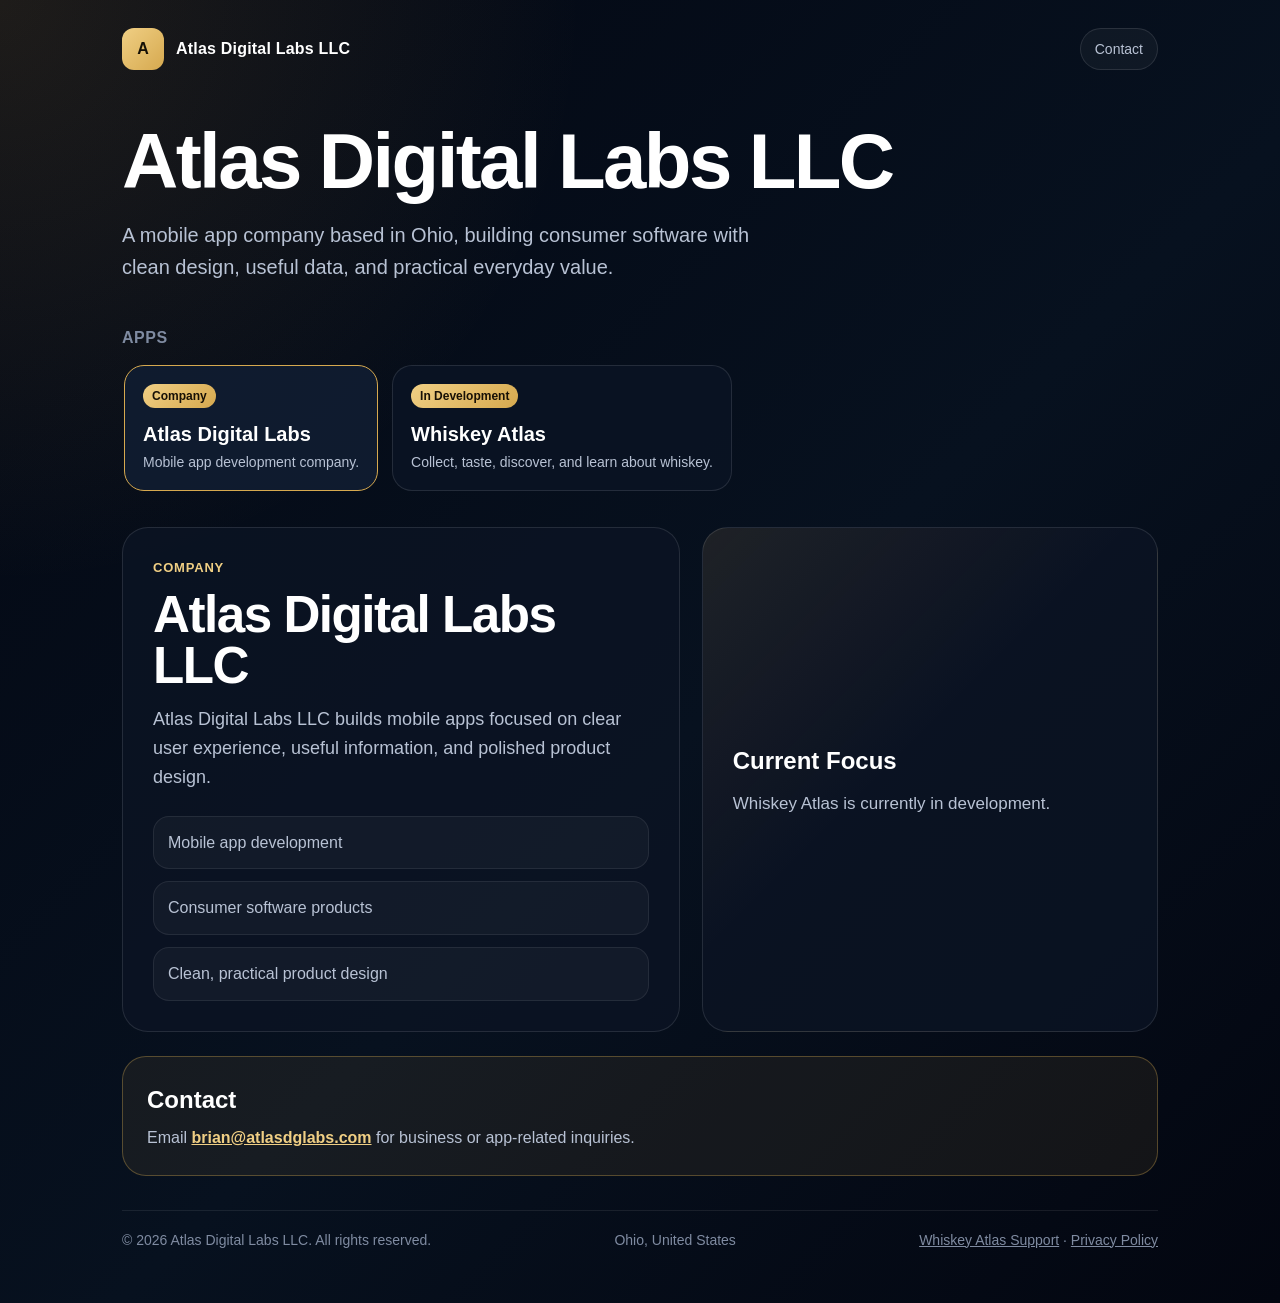
<file: index.html>
<!DOCTYPE html>
<html lang="en">
<head>
  <meta charset="UTF-8" />
  <meta name="viewport" content="width=device-width, initial-scale=1.0" />
  <title>Atlas Digital Labs LLC</title>

  <style>
    :root {
      --bg: #050914;
      --panel: #0b1424;
      --panel-soft: #101c2f;
      --border: rgba(255, 255, 255, 0.11);
      --gold: #d6a94f;
      --gold-light: #f0cf84;
      --text: #ffffff;
      --muted: #b8c2d4;
      --soft: #7f8ba1;
    }

    * {
      box-sizing: border-box;
    }

    body {
      margin: 0;
      font-family: Arial, Helvetica, sans-serif;
      color: var(--text);
      background:
        radial-gradient(circle at top left, rgba(214, 169, 79, 0.13), transparent 32%),
        linear-gradient(135deg, #030712, #07111f 55%, #030610);
      min-height: 100vh;
      line-height: 1.6;
    }

    a {
      color: inherit;
    }

    .site {
      max-width: 1080px;
      margin: 0 auto;
      padding: 28px 22px 52px;
    }

    .topbar {
      display: flex;
      justify-content: space-between;
      align-items: center;
      gap: 18px;
      margin-bottom: 54px;
    }

    .brand {
      display: flex;
      align-items: center;
      gap: 12px;
    }

    .logo {
      width: 42px;
      height: 42px;
      border-radius: 12px;
      display: grid;
      place-items: center;
      background: linear-gradient(135deg, var(--gold-light), var(--gold));
      color: #151006;
      font-weight: 900;
    }

    .brand-name {
      font-weight: 800;
      letter-spacing: 0.2px;
    }

    .contact-link {
      color: var(--muted);
      text-decoration: none;
      border: 1px solid var(--border);
      border-radius: 999px;
      padding: 9px 14px;
      font-size: 14px;
      background: rgba(255, 255, 255, 0.04);
    }

    .contact-link:hover {
      color: var(--gold-light);
      border-color: rgba(214, 169, 79, 0.45);
    }

    .hero {
      max-width: 780px;
      margin-bottom: 34px;
    }

    h1 {
      font-size: clamp(44px, 7vw, 78px);
      line-height: 0.96;
      letter-spacing: -2.6px;
      margin: 0 0 20px;
    }

    .lead {
      font-size: 20px;
      color: var(--muted);
      margin: 0;
      max-width: 680px;
    }

    .selector-wrap {
      margin: 42px 0 22px;
    }

    .selector-title {
      margin-bottom: 12px;
    }

    .selector-title h2 {
      margin: 0;
      font-size: 16px;
      letter-spacing: 0.5px;
      text-transform: uppercase;
      color: var(--soft);
    }

    .app-scroll {
      display: flex;
      gap: 14px;
      overflow-x: auto;
      padding: 2px 2px 14px;
    }

    .app-card {
      min-width: 240px;
      cursor: pointer;
      text-align: left;
      color: var(--text);
      border: 1px solid var(--border);
      border-radius: 20px;
      padding: 18px;
      background: rgba(11, 20, 36, 0.88);
      transition: border-color 160ms ease, transform 160ms ease, background 160ms ease;
    }

    .app-card:hover {
      transform: translateY(-2px);
      border-color: rgba(214, 169, 79, 0.45);
      background: rgba(16, 28, 47, 0.92);
    }

    .app-card.active {
      border-color: var(--gold);
      background: rgba(16, 28, 47, 0.98);
    }

    .app-card .label {
      display: inline-block;
      margin-bottom: 14px;
      padding: 5px 9px;
      border-radius: 999px;
      font-size: 12px;
      font-weight: 800;
      color: #171006;
      background: linear-gradient(135deg, var(--gold-light), var(--gold));
    }

    .app-card h3 {
      margin: 0 0 6px;
      font-size: 20px;
      line-height: 1.2;
    }

    .app-card p {
      margin: 0;
      color: var(--muted);
      font-size: 14px;
      line-height: 1.45;
    }

    .content {
      display: grid;
      grid-template-columns: 1.1fr 0.9fr;
      gap: 22px;
      align-items: stretch;
    }

    .panel {
      border: 1px solid var(--border);
      border-radius: 26px;
      background: rgba(11, 20, 36, 0.82);
      padding: 30px;
    }

    .kicker {
      color: var(--gold-light);
      font-size: 13px;
      text-transform: uppercase;
      letter-spacing: 0.8px;
      font-weight: 800;
      margin-bottom: 10px;
    }

    .detail-title {
      margin: 0 0 14px;
      font-size: clamp(32px, 4vw, 52px);
      line-height: 1;
      letter-spacing: -1.5px;
    }

    .detail-copy {
      color: var(--muted);
      font-size: 18px;
      margin: 0 0 24px;
    }

    .feature-list {
      list-style: none;
      padding: 0;
      margin: 0;
      display: grid;
      gap: 12px;
    }

    .feature-list li {
      border: 1px solid rgba(255, 255, 255, 0.08);
      border-radius: 16px;
      padding: 13px 14px;
      color: var(--muted);
      background: rgba(255, 255, 255, 0.035);
    }

    .visual {
      min-height: 260px;
      display: flex;
      flex-direction: column;
      justify-content: center;
      background:
        linear-gradient(135deg, rgba(214, 169, 79, 0.1), transparent 45%),
        rgba(11, 20, 36, 0.82);
    }

    .visual-title {
      font-size: 24px;
      font-weight: 800;
      margin-bottom: 10px;
    }

    .visual-copy {
      color: var(--muted);
      margin: 0;
      font-size: 17px;
    }

    .contact {
      margin-top: 24px;
      border: 1px solid rgba(214, 169, 79, 0.34);
      border-radius: 24px;
      padding: 24px;
      background: rgba(214, 169, 79, 0.08);
    }

    .contact h2 {
      margin: 0 0 6px;
      font-size: 24px;
    }

    .contact p {
      margin: 0;
      color: var(--muted);
    }

    .contact a {
      color: var(--gold-light);
      font-weight: 800;
    }

    footer {
      display: flex;
      justify-content: space-between;
      flex-wrap: wrap;
      gap: 12px;
      margin-top: 34px;
      padding-top: 18px;
      border-top: 1px solid rgba(255, 255, 255, 0.08);
      color: var(--soft);
      font-size: 14px;
    }

    @media (max-width: 820px) {
      .topbar {
        margin-bottom: 40px;
      }

      .content {
        grid-template-columns: 1fr;
      }

      .panel {
        padding: 24px;
      }
    }

    @media (max-width: 560px) {
      .site {
        padding: 24px 16px 42px;
      }

      .contact-link {
        display: none;
      }

      .app-card {
        min-width: 220px;
      }

      .lead {
        font-size: 18px;
      }
    }
  </style>
</head>

<body>
  <main class="site">
    <header class="topbar">
      <div class="brand">
        <div class="logo">A</div>
        <div class="brand-name">Atlas Digital Labs LLC</div>
      </div>

      <a class="contact-link" href="mailto:brian@atlasdglabs.com">Contact</a>
    </header>

    <section class="hero">
      <h1>Atlas Digital Labs LLC</h1>
      <p class="lead">
        A mobile app company based in Ohio, building consumer software with clean design,
        useful data, and practical everyday value.
      </p>
    </section>

    <section class="selector-wrap">
      <div class="selector-title">
        <h2>Apps</h2>
      </div>

      <div class="app-scroll">
        <button class="app-card active" data-app="company">
          <span class="label">Company</span>
          <h3>Atlas Digital Labs</h3>
          <p>Mobile app development company.</p>
        </button>

        <button class="app-card" data-app="whiskey">
          <span class="label">In Development</span>
          <h3>Whiskey Atlas</h3>
          <p>Collect, taste, discover, and learn about whiskey.</p>
        </button>
      </div>
    </section>

    <section class="content">
      <div class="panel">
        <div class="kicker" id="kicker">Company</div>
        <h2 class="detail-title" id="title">Atlas Digital Labs LLC</h2>
        <p class="detail-copy" id="description">
          Atlas Digital Labs LLC builds mobile apps focused on clear user experience,
          useful information, and polished product design.
        </p>

        <ul class="feature-list" id="features">
          <li>Mobile app development</li>
          <li>Consumer software products</li>
          <li>Clean, practical product design</li>
        </ul>
      </div>

      <div class="panel visual">
        <div class="visual-title" id="visualTitle">Current Focus</div>
        <p class="visual-copy" id="visualCopy">
          Whiskey Atlas is currently in development.
        </p>
      </div>
    </section>

    <section class="contact">
      <h2>Contact</h2>
      <p>
        Email <a href="mailto:brian@atlasdglabs.com">brian@atlasdglabs.com</a>
        for business or app-related inquiries.
      </p>
    </section>

    <footer>
      <div>© 2026 Atlas Digital Labs LLC. All rights reserved.</div>
      <div>Ohio, United States</div>
      <div><a href="/whiskey-atlas/support.html">Whiskey Atlas Support</a> &middot; <a href="/whiskey-atlas/privacy.html">Privacy Policy</a></div>
    </footer>
  </main>

  <script>
    const content = {
      company: {
        kicker: "Company",
        title: "Atlas Digital Labs LLC",
        description:
          "Atlas Digital Labs LLC builds mobile apps focused on clear user experience, useful information, and polished product design.",
        features: [
          "Mobile app development",
          "Consumer software products",
          "Clean, practical product design"
        ],
        visualTitle: "Current Focus",
        visualCopy: "Whiskey Atlas is currently in development."
      },

      whiskey: {
        kicker: "App",
        title: "Whiskey Atlas",
        description:
          "Whiskey Atlas is a whiskey companion app for organizing bottles, recording tastings, exploring brands, and building a smarter personal collection.",
        features: [
          "Bottle collection and wish list",
          "Structured tasting notes",
          "Whiskey discovery and bottle data"
        ],
        visualTitle: "Whiskey Atlas",
        visualCopy: "A cleaner way to collect, taste, discover, and learn about whiskey."
      }
    };

    const cards = document.querySelectorAll(".app-card");

    function loadSection(key) {
      const item = content[key];

      document.getElementById("kicker").textContent = item.kicker;
      document.getElementById("title").textContent = item.title;
      document.getElementById("description").textContent = item.description;
      document.getElementById("visualTitle").textContent = item.visualTitle;
      document.getElementById("visualCopy").textContent = item.visualCopy;

      document.getElementById("features").innerHTML = item.features
        .map(feature => `<li>${feature}</li>`)
        .join("");

      cards.forEach(card => {
        card.classList.toggle("active", card.dataset.app === key);
      });
    }

    cards.forEach(card => {
      card.addEventListener("click", () => loadSection(card.dataset.app));
    });
  </script>
</body>
</html>
</file>
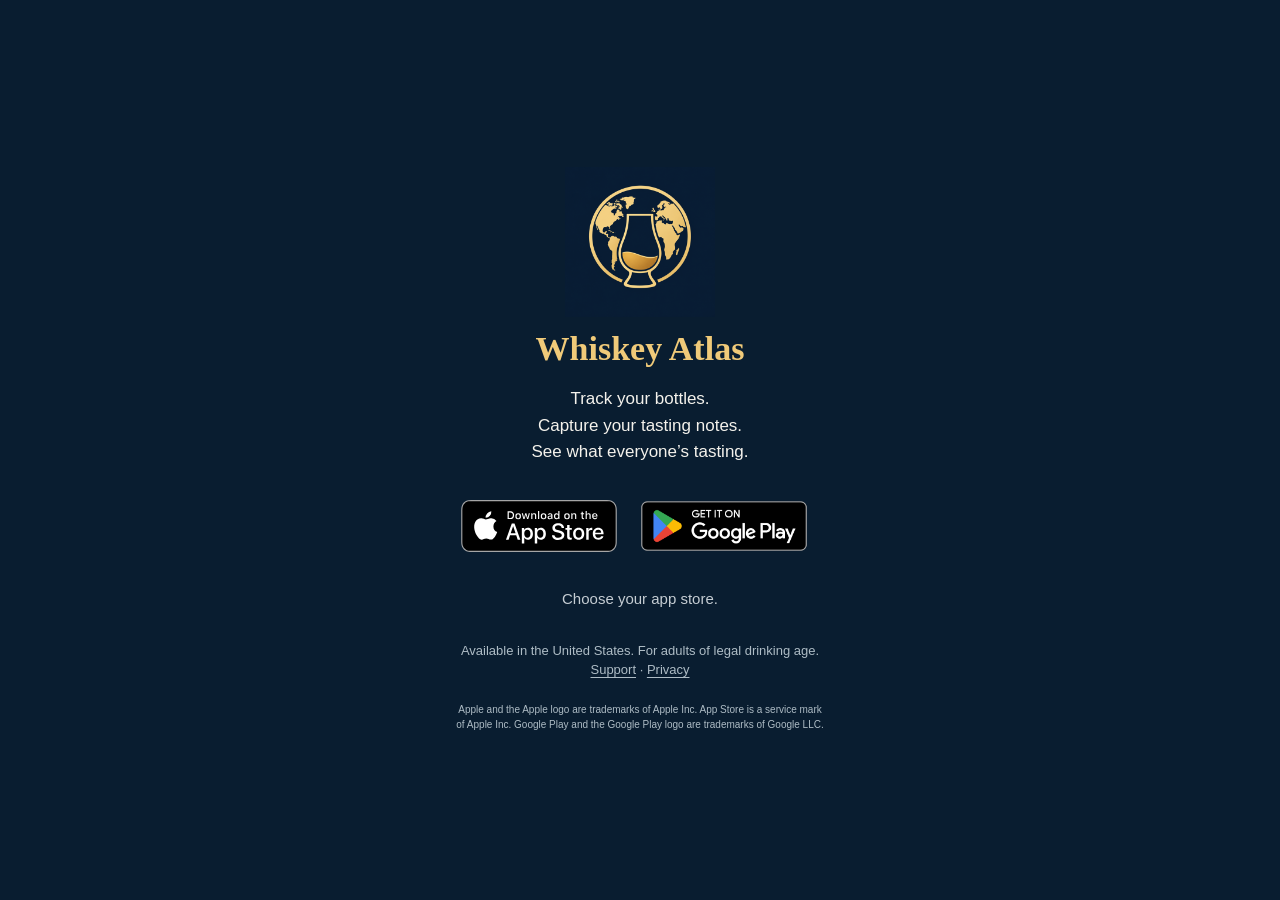
<file: get/index.html>
<!doctype html>
<html lang="en">
<head>
  <meta charset="utf-8">
  <meta name="viewport" content="width=device-width, initial-scale=1">
  <meta name="description" content="Download Whiskey Atlas for iPhone, iPad, or Android. Track your bottles, capture tasting notes, and see what everyone is tasting.">
  <meta name="referrer" content="no-referrer">
  <title>Download Whiskey Atlas</title>
  <link rel="icon" href="icon.png">
  <style>
    :root { color-scheme: dark; font-family: Arial, Helvetica, sans-serif; background: #091d30; color: #f4f2ec; }
    * { box-sizing: border-box; }
    body { margin: 0; min-height: 100svh; display: grid; place-items: center; }
    main { width: min(100%, 520px); padding: 36px 24px; text-align: center; }
    .icon { display: block; width: 150px; height: 150px; margin: 0 auto 12px; }
    h1 { color: #f0ca79; font: bold 34px/1.15 Georgia, serif; margin: 0 0 18px; }
    p { font-size: 17px; line-height: 1.55; margin: 0 0 24px; }
    .stores { display: flex; flex-wrap: wrap; justify-content: center; align-items: center; gap: 12px; margin: 16px 0 24px; }
    .stores a { display: grid; place-items: center; min-width: 156px; min-height: 64px; }
    .apple { width: 156px; height: 52px; }
    .google { width: 190px; height: auto; }
    a:focus-visible { outline: 3px solid #f0ca79; outline-offset: 5px; }
    .status { min-height: 26px; font-size: 15px; color: #c5cdd3; }
    footer { margin-top: 28px; font-size: 13px; color: #aebcc5; line-height: 1.5; }
    footer a { color: inherit; text-underline-offset: 3px; }
    .legal { font-size: 10px; margin: 22px auto 0; max-width: 370px; }
    .open-invite { display: inline-block; padding: 12px 20px; margin-bottom: 18px; color: #091d30; background: #f0ca79; border-radius: 6px; font-weight: bold; }
    .open-invite[hidden] { display: none; }
    @media (prefers-reduced-motion: reduce) { * { scroll-behavior: auto; } }
  </style>
  <script src="redirect.js?v=2" defer></script>
</head>
<body>
  <main>
    <img class="icon" src="icon.png" alt="Whiskey Atlas globe and glass" width="150" height="150">
    <h1>Whiskey Atlas</h1>
    <p id="intro">Track your bottles.<br>Capture your tasting notes.<br>See what everyone&#8217;s tasting.</p>
    <a id="open-invite" class="open-invite" hidden>Open in Whiskey Atlas</a>
    <div class="stores" aria-label="Download Whiskey Atlas">
      <a id="app-store" href="https://apps.apple.com/us/app/whiskey-atlas/id6795986165" aria-label="Download Whiskey Atlas on the App Store"><img class="apple" src="app-store.svg" alt="Download on the App Store" width="156" height="52"></a>
      <a id="google-play" href="https://play.google.com/store/apps/details?id=com.whiskeyatlas.whiskey_atlas" aria-label="Get Whiskey Atlas on Google Play"><img class="google" src="google-play.png" alt="Get it on Google Play" width="190" height="74"></a>
    </div>
    <p class="status" id="status" role="status">Choose your app store.</p>
    <noscript><p>Choose a download button above to continue.</p></noscript>
    <footer>
      Available in the United States. For adults of legal drinking age.<br>
      <a href="/whiskey-atlas/support.html">Support</a> &middot; <a href="/whiskey-atlas/privacy.html">Privacy</a>
      <p class="legal">Apple and the Apple logo are trademarks of Apple Inc. App Store is a service mark of Apple Inc. Google Play and the Google Play logo are trademarks of Google LLC.</p>
    </footer>
  </main>
</body>
</html>
</file>
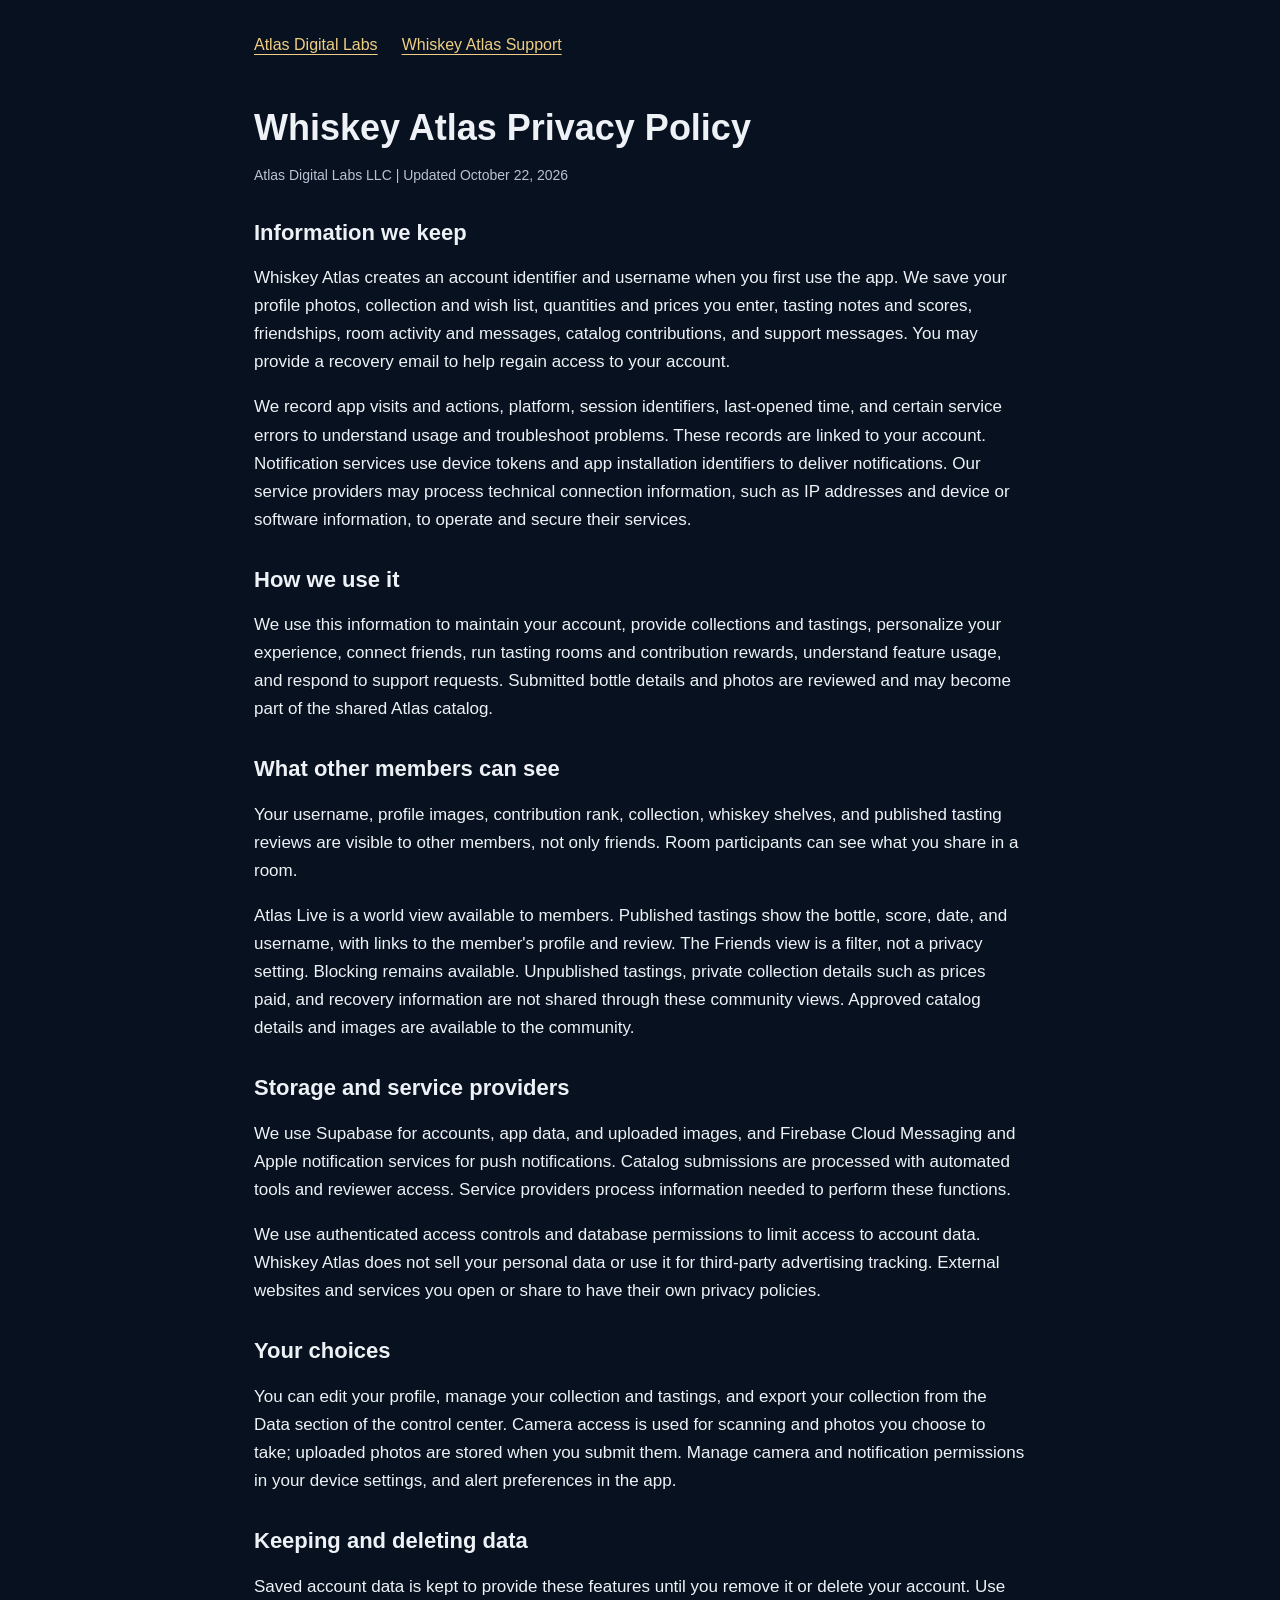
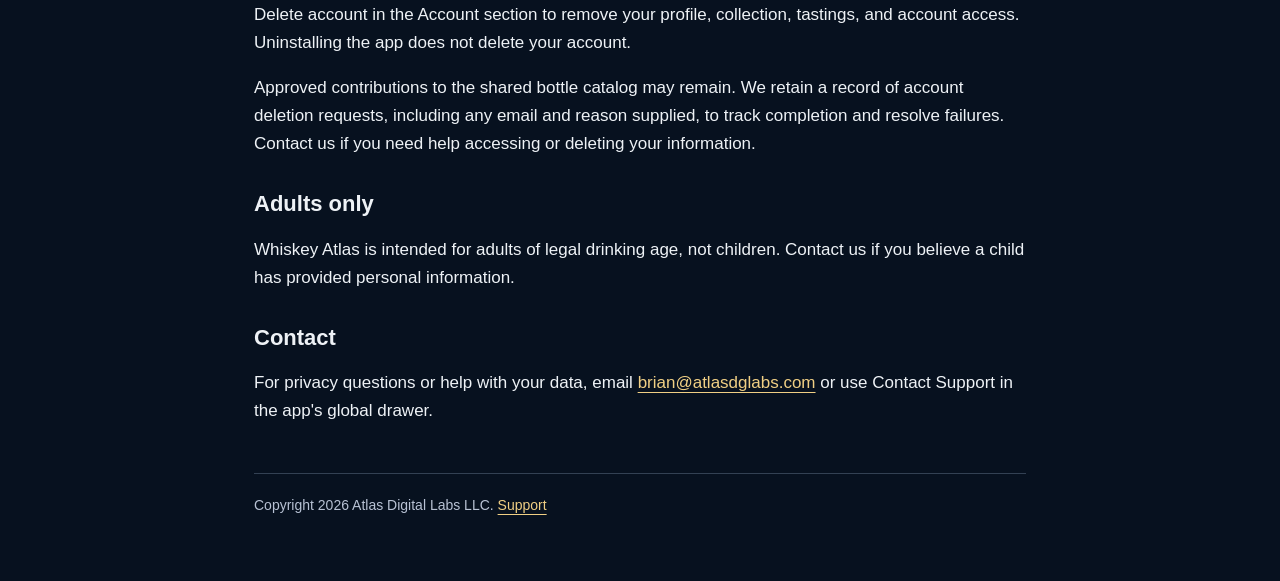
<file: whiskey-atlas/privacy.html>
<!doctype html>
<html lang="en">
<head>
  <meta charset="utf-8">
  <meta name="viewport" content="width=device-width, initial-scale=1">
  <title>Whiskey Atlas Privacy Policy | Atlas Digital Labs</title>
  <meta name="description" content="How Whiskey Atlas handles account information, community content, photos, usage data, and account deletion.">
  <link rel="stylesheet" href="policy.css">
</head>
<body>
<main>
  <nav aria-label="Main navigation"><a href="/">Atlas Digital Labs</a><a href="support.html">Whiskey Atlas Support</a></nav>
  <h1>Whiskey Atlas Privacy Policy</h1>
  <p class="meta">Atlas Digital Labs LLC | Updated October 22, 2026</p>
  <h2>Information we keep</h2>
  <p>Whiskey Atlas creates an account identifier and username when you first use the app. We save your profile photos, collection and wish list, quantities and prices you enter, tasting notes and scores, friendships, room activity and messages, catalog contributions, and support messages. You may provide a recovery email to help regain access to your account.</p>
  <p>We record app visits and actions, platform, session identifiers, last-opened time, and certain service errors to understand usage and troubleshoot problems. These records are linked to your account. Notification services use device tokens and app installation identifiers to deliver notifications. Our service providers may process technical connection information, such as IP addresses and device or software information, to operate and secure their services.</p>
  <h2>How we use it</h2>
  <p>We use this information to maintain your account, provide collections and tastings, personalize your experience, connect friends, run tasting rooms and contribution rewards, understand feature usage, and respond to support requests. Submitted bottle details and photos are reviewed and may become part of the shared Atlas catalog.</p>
  <h2>What other members can see</h2>
  <p>Your username, profile images, contribution rank, collection, whiskey shelves, and published tasting reviews are visible to other members, not only friends. Room participants can see what you share in a room.</p>
  <p>Atlas Live is a world view available to members. Published tastings show the bottle, score, date, and username, with links to the member's profile and review. The Friends view is a filter, not a privacy setting. Blocking remains available. Unpublished tastings, private collection details such as prices paid, and recovery information are not shared through these community views. Approved catalog details and images are available to the community.</p>
  <h2>Storage and service providers</h2>
  <p>We use Supabase for accounts, app data, and uploaded images, and Firebase Cloud Messaging and Apple notification services for push notifications. Catalog submissions are processed with automated tools and reviewer access. Service providers process information needed to perform these functions.</p>
  <p>We use authenticated access controls and database permissions to limit access to account data. Whiskey Atlas does not sell your personal data or use it for third-party advertising tracking. External websites and services you open or share to have their own privacy policies.</p>
  <h2>Your choices</h2>
  <p>You can edit your profile, manage your collection and tastings, and export your collection from the Data section of the control center. Camera access is used for scanning and photos you choose to take; uploaded photos are stored when you submit them. Manage camera and notification permissions in your device settings, and alert preferences in the app.</p>
  <h2>Keeping and deleting data</h2>
  <p>Saved account data is kept to provide these features until you remove it or delete your account. Use Delete account in the Account section to remove your profile, collection, tastings, and account access. Uninstalling the app does not delete your account.</p>
  <p>Approved contributions to the shared bottle catalog may remain. We retain a record of account deletion requests, including any email and reason supplied, to track completion and resolve failures. Contact us if you need help accessing or deleting your information.</p>
  <h2>Adults only</h2>
  <p>Whiskey Atlas is intended for adults of legal drinking age, not children. Contact us if you believe a child has provided personal information.</p>
  <h2>Contact</h2>
  <p>For privacy questions or help with your data, email <a href="mailto:brian@atlasdglabs.com">brian@atlasdglabs.com</a> or use Contact Support in the app's global drawer.</p>
  <footer>Copyright 2026 Atlas Digital Labs LLC. <a href="support.html">Support</a></footer>
</main>
</body>
</html>
</file>
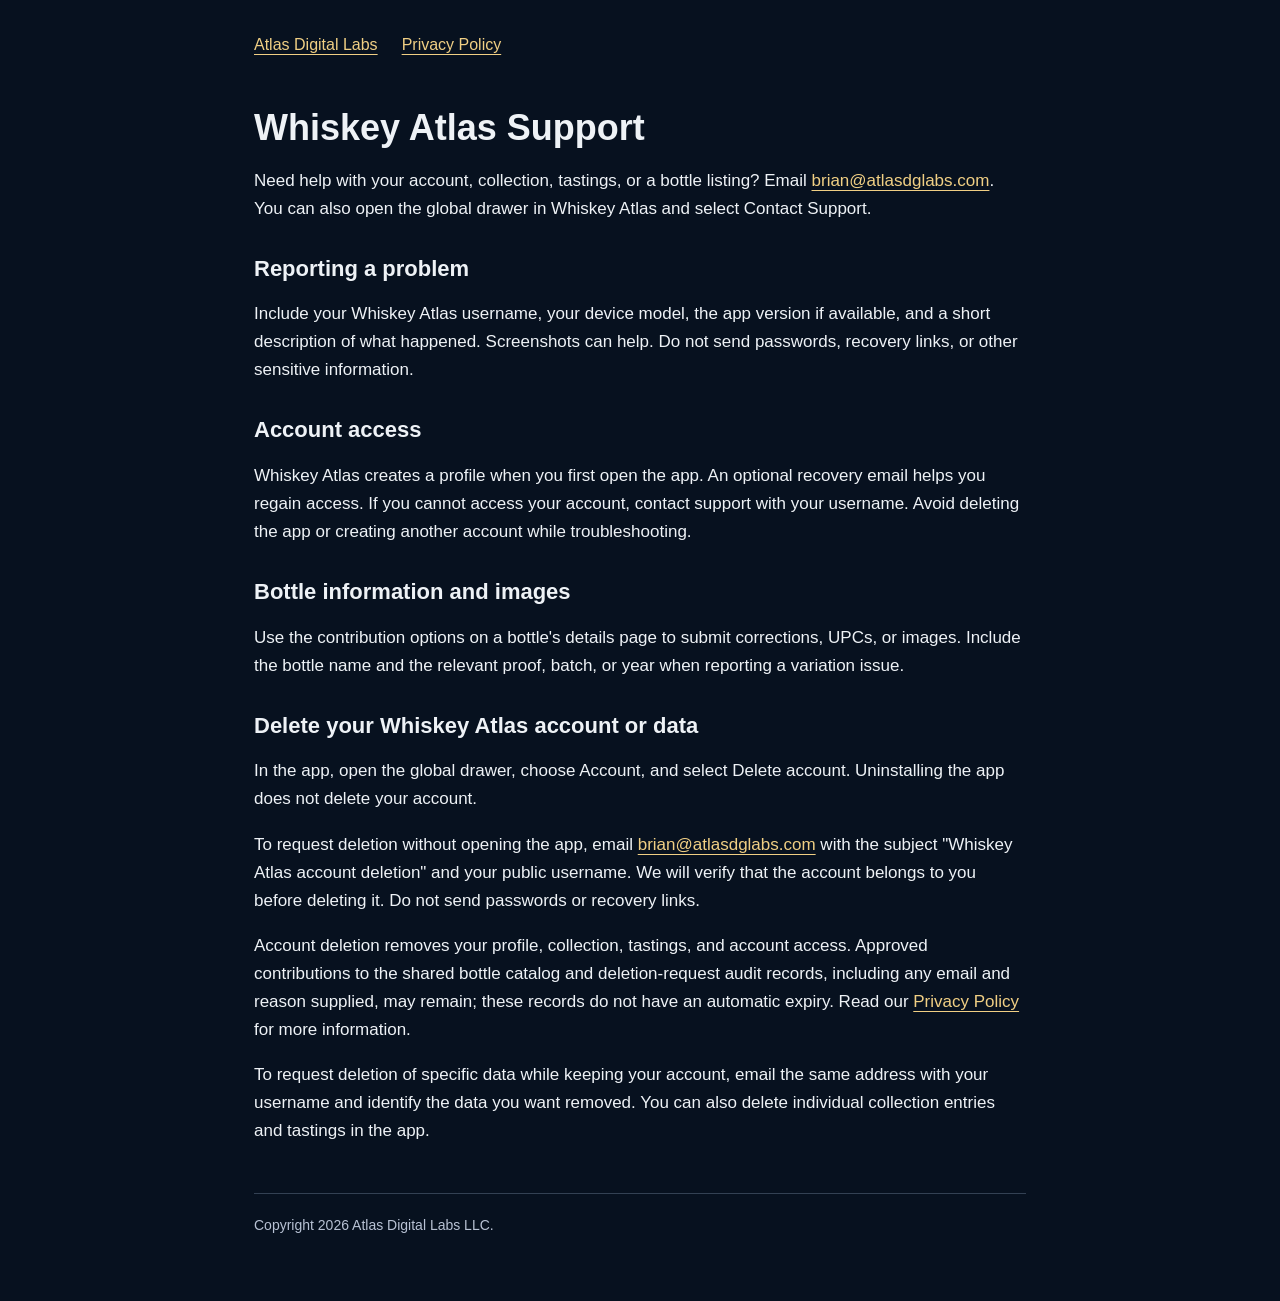
<file: whiskey-atlas/support.html>
<!doctype html>
<html lang="en">
<head>
  <meta charset="utf-8">
  <meta name="viewport" content="width=device-width, initial-scale=1">
  <title>Whiskey Atlas Support | Atlas Digital Labs</title>
  <meta name="description" content="Contact Whiskey Atlas support for help with your account, collection, tastings, or bottle information.">
  <link rel="stylesheet" href="policy.css">
</head>
<body>
<main>
  <nav aria-label="Main navigation"><a href="/">Atlas Digital Labs</a><a href="privacy.html">Privacy Policy</a></nav>
  <h1>Whiskey Atlas Support</h1>
  <p>Need help with your account, collection, tastings, or a bottle listing? Email <a href="mailto:brian@atlasdglabs.com">brian@atlasdglabs.com</a>. You can also open the global drawer in Whiskey Atlas and select Contact Support.</p>
  <h2>Reporting a problem</h2>
  <p>Include your Whiskey Atlas username, your device model, the app version if available, and a short description of what happened. Screenshots can help. Do not send passwords, recovery links, or other sensitive information.</p>
  <h2>Account access</h2>
  <p>Whiskey Atlas creates a profile when you first open the app. An optional recovery email helps you regain access. If you cannot access your account, contact support with your username. Avoid deleting the app or creating another account while troubleshooting.</p>
  <h2>Bottle information and images</h2>
  <p>Use the contribution options on a bottle's details page to submit corrections, UPCs, or images. Include the bottle name and the relevant proof, batch, or year when reporting a variation issue.</p>
  <h2 id="delete-account">Delete your Whiskey Atlas account or data</h2>
  <p>In the app, open the global drawer, choose Account, and select Delete account. Uninstalling the app does not delete your account.</p>
  <p>To request deletion without opening the app, email <a href="mailto:brian@atlasdglabs.com?subject=Whiskey%20Atlas%20account%20deletion">brian@atlasdglabs.com</a> with the subject "Whiskey Atlas account deletion" and your public username. We will verify that the account belongs to you before deleting it. Do not send passwords or recovery links.</p>
  <p>Account deletion removes your profile, collection, tastings, and account access. Approved contributions to the shared bottle catalog and deletion-request audit records, including any email and reason supplied, may remain; these records do not have an automatic expiry. Read our <a href="privacy.html">Privacy Policy</a> for more information.</p>
  <p>To request deletion of specific data while keeping your account, email the same address with your username and identify the data you want removed. You can also delete individual collection entries and tastings in the app.</p>
  <footer>Copyright 2026 Atlas Digital Labs LLC.</footer>
</main>
</body>
</html>
</file>
<file: whiskey-atlas/policy.css>
:root { color-scheme: dark; font-family: Arial, Helvetica, sans-serif; color: #eef2f6; background: #07111f; }
* { box-sizing: border-box; }
body { margin: 0; line-height: 1.65; }
main { max-width: 820px; margin: 0 auto; padding: 32px 24px 64px; }
nav { display: flex; flex-wrap: wrap; gap: 12px 24px; margin-bottom: 48px; }
a { color: #f0cf84; text-underline-offset: 4px; overflow-wrap: anywhere; }
h1 { font-size: 36px; line-height: 1.2; margin: 0 0 12px; }
h2 { font-size: 22px; line-height: 1.3; margin: 32px 0 12px; }
p, li { font-size: 17px; }
.meta, footer { color: #b8c2d4; font-size: 14px; }
footer { margin-top: 48px; padding-top: 20px; border-top: 1px solid #334153; }
@media (max-width: 480px) { main { padding: 24px 20px 48px; } h1 { font-size: 30px; } nav { margin-bottom: 32px; } }
</file>
